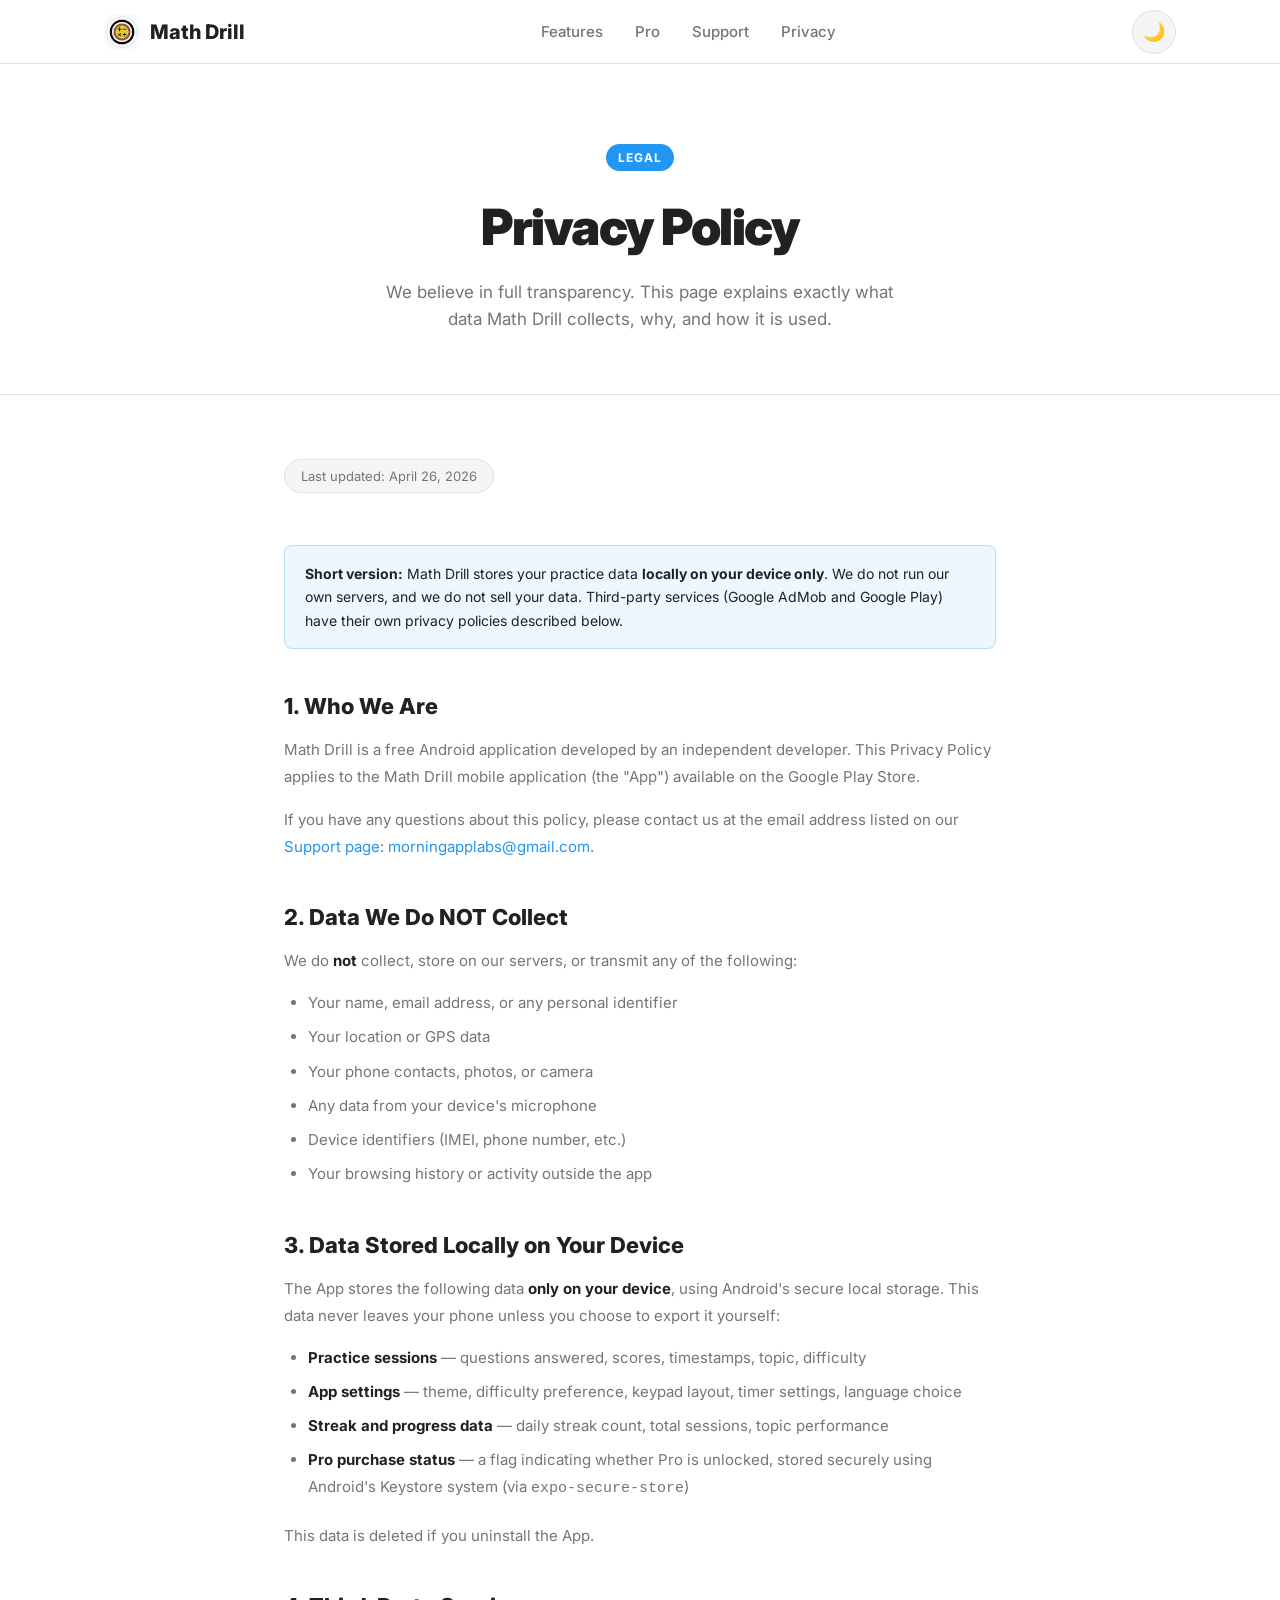
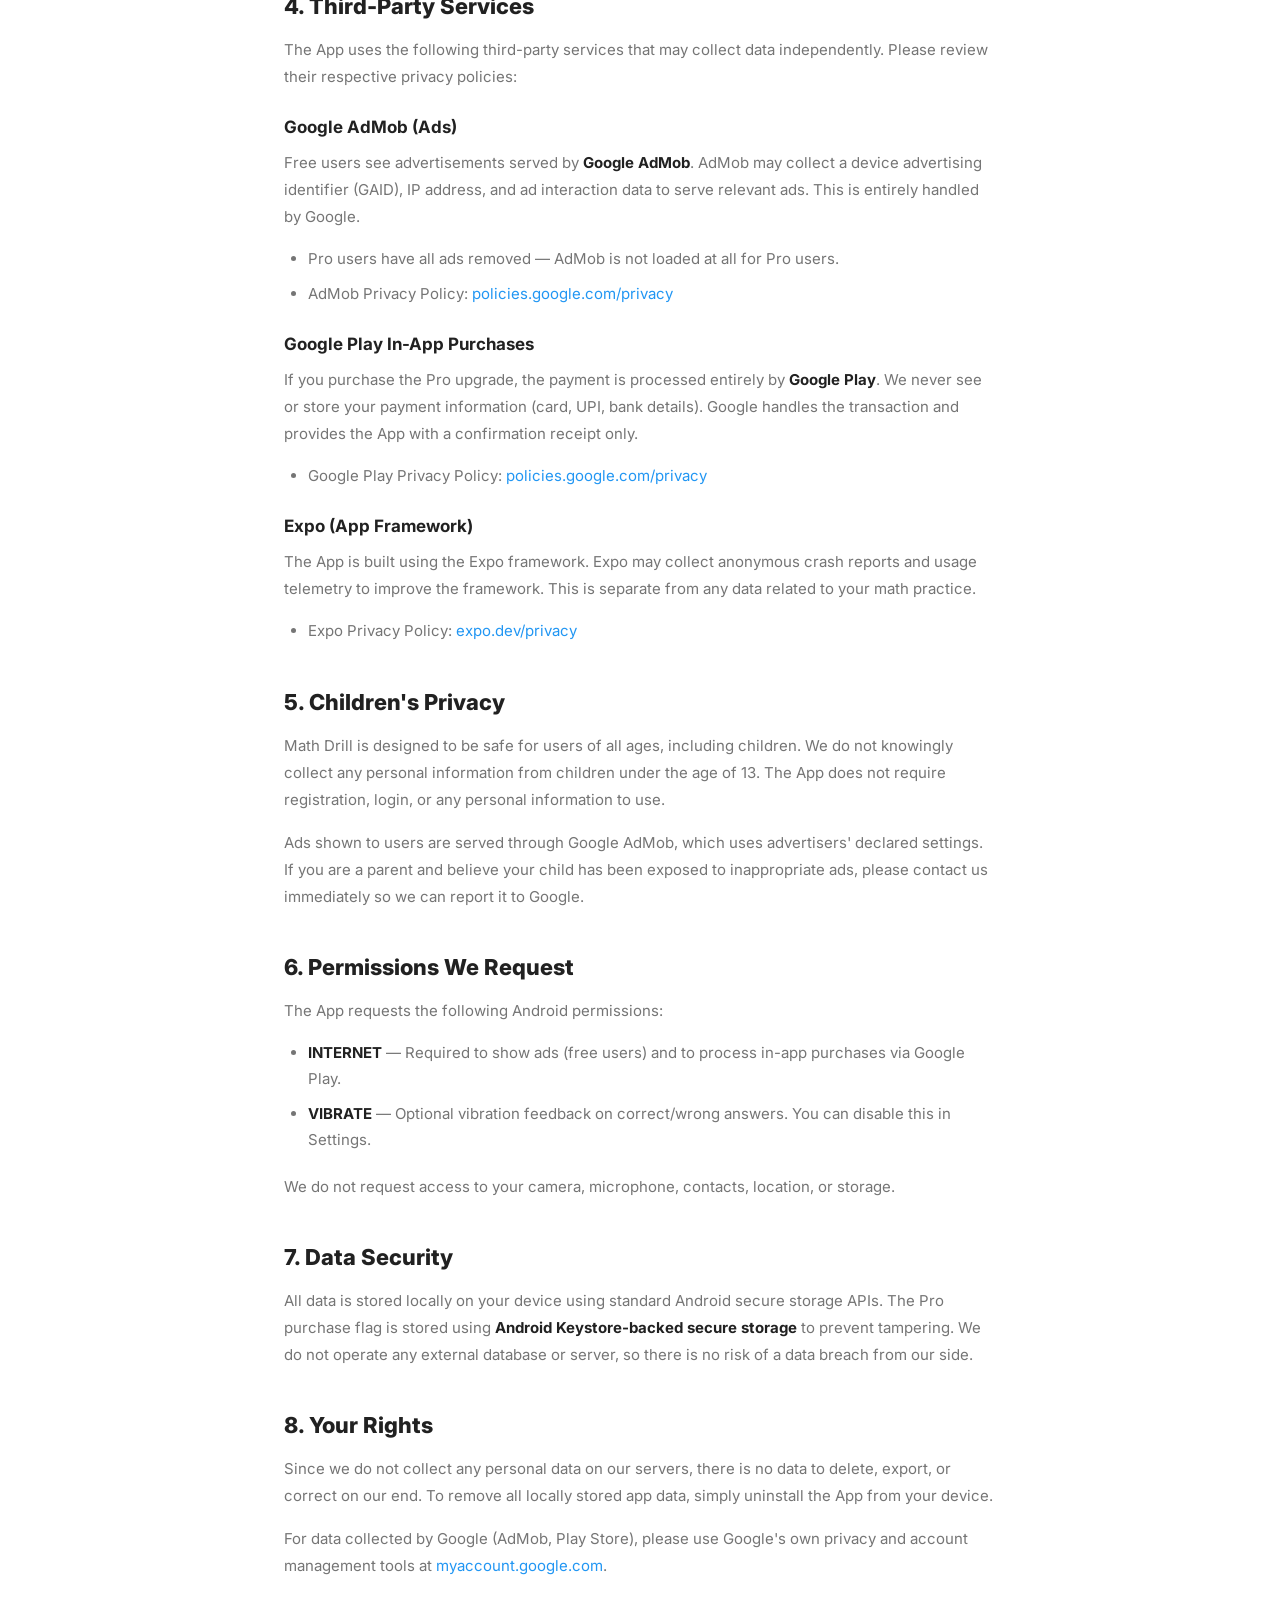
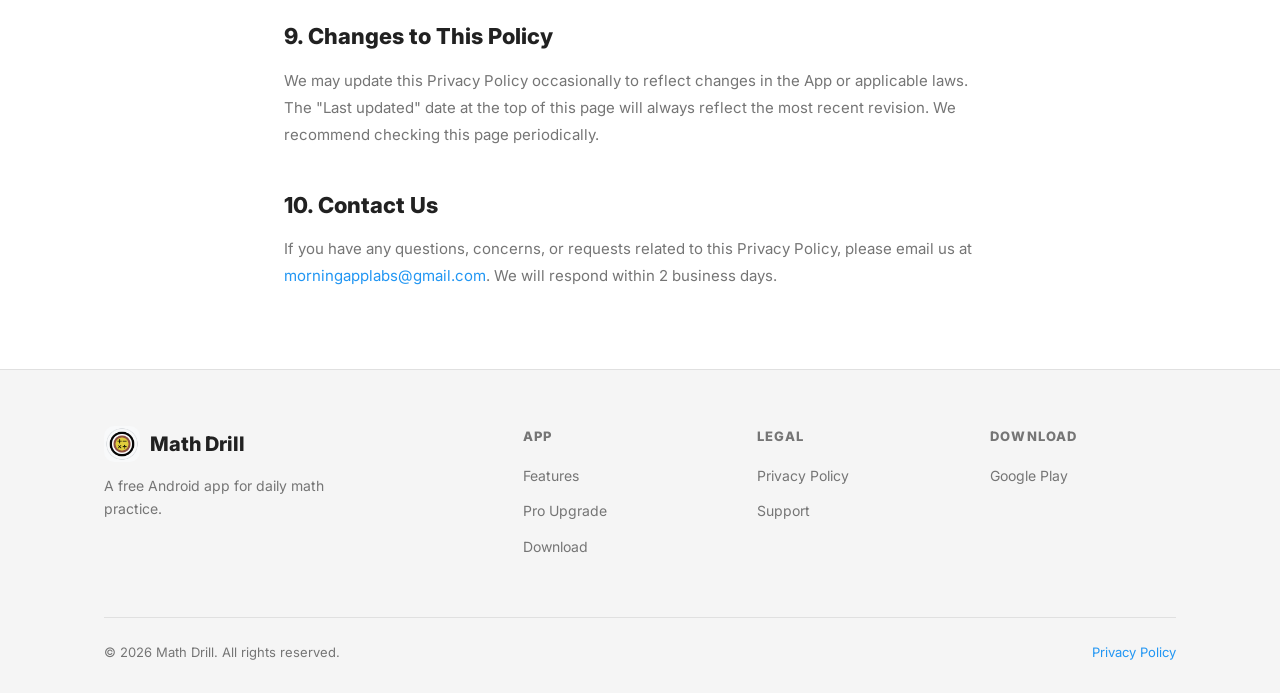
<file: privacy.html>
<!DOCTYPE html>
<html lang="en" data-theme="light">
<head>
  <meta charset="UTF-8" />
  <meta name="viewport" content="width=device-width, initial-scale=1.0" />
  <title>Privacy Policy — Math Drill</title>
  <meta name="description" content="Privacy Policy for the Math Drill Android app. Learn what data we collect, how we use it, and your rights." />
  <link rel="icon" type="image/png" href="favicon.png" />
  <link rel="apple-touch-icon" href="icon.png" />
  <link rel="preconnect" href="https://fonts.googleapis.com" />
  <link rel="preconnect" href="https://fonts.gstatic.com" crossorigin />
  <link href="https://fonts.googleapis.com/css2?family=Inter:wght@400;500;600;700;800;900&display=swap" rel="stylesheet" />
  <link rel="stylesheet" href="css/style.css?v=3" />
</head>
<body>

  <!-- ═══════════════ NAVBAR ═══ -->
  <nav class="navbar" id="navbar">
    <div class="container navbar__inner">
      <a href="index.html" class="navbar__logo">
        <img src="icon.png" alt="Math Drill" style="width:36px;height:36px;border-radius:10px;object-fit:cover;flex-shrink:0;" />
        Math Drill
      </a>
      <ul class="navbar__links">
        <li><a href="index.html#features">Features</a></li>
        <li><a href="index.html#pro">Pro</a></li>
        <li><a href="support.html">Support</a></li>
        <li><a href="privacy.html">Privacy</a></li>
      </ul>
      <div class="navbar__right">
        <button class="theme-toggle" id="theme-toggle" aria-label="Toggle theme">🌙</button>
        <button class="menu-toggle" id="menu-toggle" aria-label="Open menu" aria-expanded="false">
          <span></span><span></span><span></span>
        </button>
      </div>
    </div>
  </nav>

  <!-- ═══════════════ PAGE HERO ═══ -->
  <div class="page-hero">
    <div class="container">
      <span class="badge">Legal</span>
      <h1>Privacy Policy</h1>
      <p>We believe in full transparency. This page explains exactly what data Math Drill collects, why, and how it is used.</p>
    </div>
  </div>

  <!-- ═══════════════ CONTENT ═══ -->
  <div class="prose">
    <span class="last-updated">Last updated: April 26, 2026</span>

    <div class="info-box">
      <strong>Short version:</strong> Math Drill stores your practice data <strong>locally on your device only</strong>. We do not run our own servers, and we do not sell your data. Third-party services (Google AdMob and Google Play) have their own privacy policies described below.
    </div>

    <h2>1. Who We Are</h2>
    <p>
      Math Drill is a free Android application developed by an independent developer. This Privacy Policy applies to the Math Drill mobile application (the "App") available on the Google Play Store.
    </p>
    <p>
      If you have any questions about this policy, please contact us at the email address listed on our <a href="support.html">Support page</a>: <a href="mailto:morningapplabs@gmail.com">morningapplabs@gmail.com</a>.
    </p>

    <h2>2. Data We Do NOT Collect</h2>
    <p>We do <strong>not</strong> collect, store on our servers, or transmit any of the following:</p>
    <ul>
      <li>Your name, email address, or any personal identifier</li>
      <li>Your location or GPS data</li>
      <li>Your phone contacts, photos, or camera</li>
      <li>Any data from your device's microphone</li>
      <li>Device identifiers (IMEI, phone number, etc.)</li>
      <li>Your browsing history or activity outside the app</li>
    </ul>

    <h2>3. Data Stored Locally on Your Device</h2>
    <p>The App stores the following data <strong>only on your device</strong>, using Android's secure local storage. This data never leaves your phone unless you choose to export it yourself:</p>
    <ul>
      <li><strong>Practice sessions</strong> — questions answered, scores, timestamps, topic, difficulty</li>
      <li><strong>App settings</strong> — theme, difficulty preference, keypad layout, timer settings, language choice</li>
      <li><strong>Streak and progress data</strong> — daily streak count, total sessions, topic performance</li>
      <li><strong>Pro purchase status</strong> — a flag indicating whether Pro is unlocked, stored securely using Android's Keystore system (via <code>expo-secure-store</code>)</li>
    </ul>
    <p>This data is deleted if you uninstall the App.</p>

    <h2>4. Third-Party Services</h2>
    <p>The App uses the following third-party services that may collect data independently. Please review their respective privacy policies:</p>

    <h3>Google AdMob (Ads)</h3>
    <p>
      Free users see advertisements served by <strong>Google AdMob</strong>. AdMob may collect a device advertising identifier (GAID), IP address, and ad interaction data to serve relevant ads. This is entirely handled by Google.
    </p>
    <ul>
      <li>Pro users have all ads removed — AdMob is not loaded at all for Pro users.</li>
      <li>AdMob Privacy Policy: <a href="https://policies.google.com/privacy" target="_blank" rel="noopener noreferrer">policies.google.com/privacy</a></li>
    </ul>

    <h3>Google Play In-App Purchases</h3>
    <p>
      If you purchase the Pro upgrade, the payment is processed entirely by <strong>Google Play</strong>. We never see or store your payment information (card, UPI, bank details). Google handles the transaction and provides the App with a confirmation receipt only.
    </p>
    <ul>
      <li>Google Play Privacy Policy: <a href="https://policies.google.com/privacy" target="_blank" rel="noopener noreferrer">policies.google.com/privacy</a></li>
    </ul>

    <h3>Expo (App Framework)</h3>
    <p>
      The App is built using the Expo framework. Expo may collect anonymous crash reports and usage telemetry to improve the framework. This is separate from any data related to your math practice.
    </p>
    <ul>
      <li>Expo Privacy Policy: <a href="https://expo.dev/privacy" target="_blank" rel="noopener noreferrer">expo.dev/privacy</a></li>
    </ul>

    <h2>5. Children's Privacy</h2>
    <p>
      Math Drill is designed to be safe for users of all ages, including children. We do not knowingly collect any personal information from children under the age of 13. The App does not require registration, login, or any personal information to use.
    </p>
    <p>
      Ads shown to users are served through Google AdMob, which uses advertisers' declared settings. If you are a parent and believe your child has been exposed to inappropriate ads, please contact us immediately so we can report it to Google.
    </p>

    <h2>6. Permissions We Request</h2>
    <p>The App requests the following Android permissions:</p>
    <ul>
      <li><strong>INTERNET</strong> — Required to show ads (free users) and to process in-app purchases via Google Play.</li>
      <li><strong>VIBRATE</strong> — Optional vibration feedback on correct/wrong answers. You can disable this in Settings.</li>
    </ul>
    <p>We do not request access to your camera, microphone, contacts, location, or storage.</p>

    <h2>7. Data Security</h2>
    <p>
      All data is stored locally on your device using standard Android secure storage APIs. The Pro purchase flag is stored using <strong>Android Keystore-backed secure storage</strong> to prevent tampering. We do not operate any external database or server, so there is no risk of a data breach from our side.
    </p>

    <h2>8. Your Rights</h2>
    <p>Since we do not collect any personal data on our servers, there is no data to delete, export, or correct on our end. To remove all locally stored app data, simply uninstall the App from your device.</p>
    <p>For data collected by Google (AdMob, Play Store), please use Google's own privacy and account management tools at <a href="https://myaccount.google.com" target="_blank" rel="noopener noreferrer">myaccount.google.com</a>.</p>

    <h2>9. Changes to This Policy</h2>
    <p>
      We may update this Privacy Policy occasionally to reflect changes in the App or applicable laws. The "Last updated" date at the top of this page will always reflect the most recent revision. We recommend checking this page periodically.
    </p>

    <h2>10. Contact Us</h2>
    <p>
      If you have any questions, concerns, or requests related to this Privacy Policy, please email us at <a href="mailto:morningapplabs@gmail.com">morningapplabs@gmail.com</a>. We will respond within 2 business days.
    </p>
  </div>

  <!-- ═══════════════ FOOTER ═══ -->
  <footer class="footer">
    <div class="container">
      <div class="footer__inner">
        <div class="footer__brand">
          <a href="index.html" class="navbar__logo">
            <img src="icon.png" alt="Math Drill" style="width:36px;height:36px;border-radius:10px;object-fit:cover;flex-shrink:0;" />
            Math Drill
          </a>
          <p>A free Android app for daily math practice.</p>
        </div>
        <div class="footer__col">
          <h4>App</h4>
          <ul>
            <li><a href="index.html#features">Features</a></li>
            <li><a href="index.html#pro">Pro Upgrade</a></li>
            <li><a href="index.html#download">Download</a></li>
          </ul>
        </div>
        <div class="footer__col">
          <h4>Legal</h4>
          <ul>
            <li><a href="privacy.html">Privacy Policy</a></li>
            <li><a href="support.html">Support</a></li>
          </ul>
        </div>
        <div class="footer__col">
          <h4>Download</h4>
          <ul>
            <li><a href="https://play.google.com/store/apps/details?id=com.morningapplabs.mathdrill" target="_blank" rel="noopener noreferrer">Google Play</a></li>
          </ul>
        </div>
      </div>
      <div class="footer__bottom">
        <span>© 2026 Math Drill. All rights reserved.</span>
        <span><a href="privacy.html">Privacy Policy</a></span>
      </div>
    </div>
  </footer>

  <script src="js/main.js"></script>
</body>
</html>
</file>
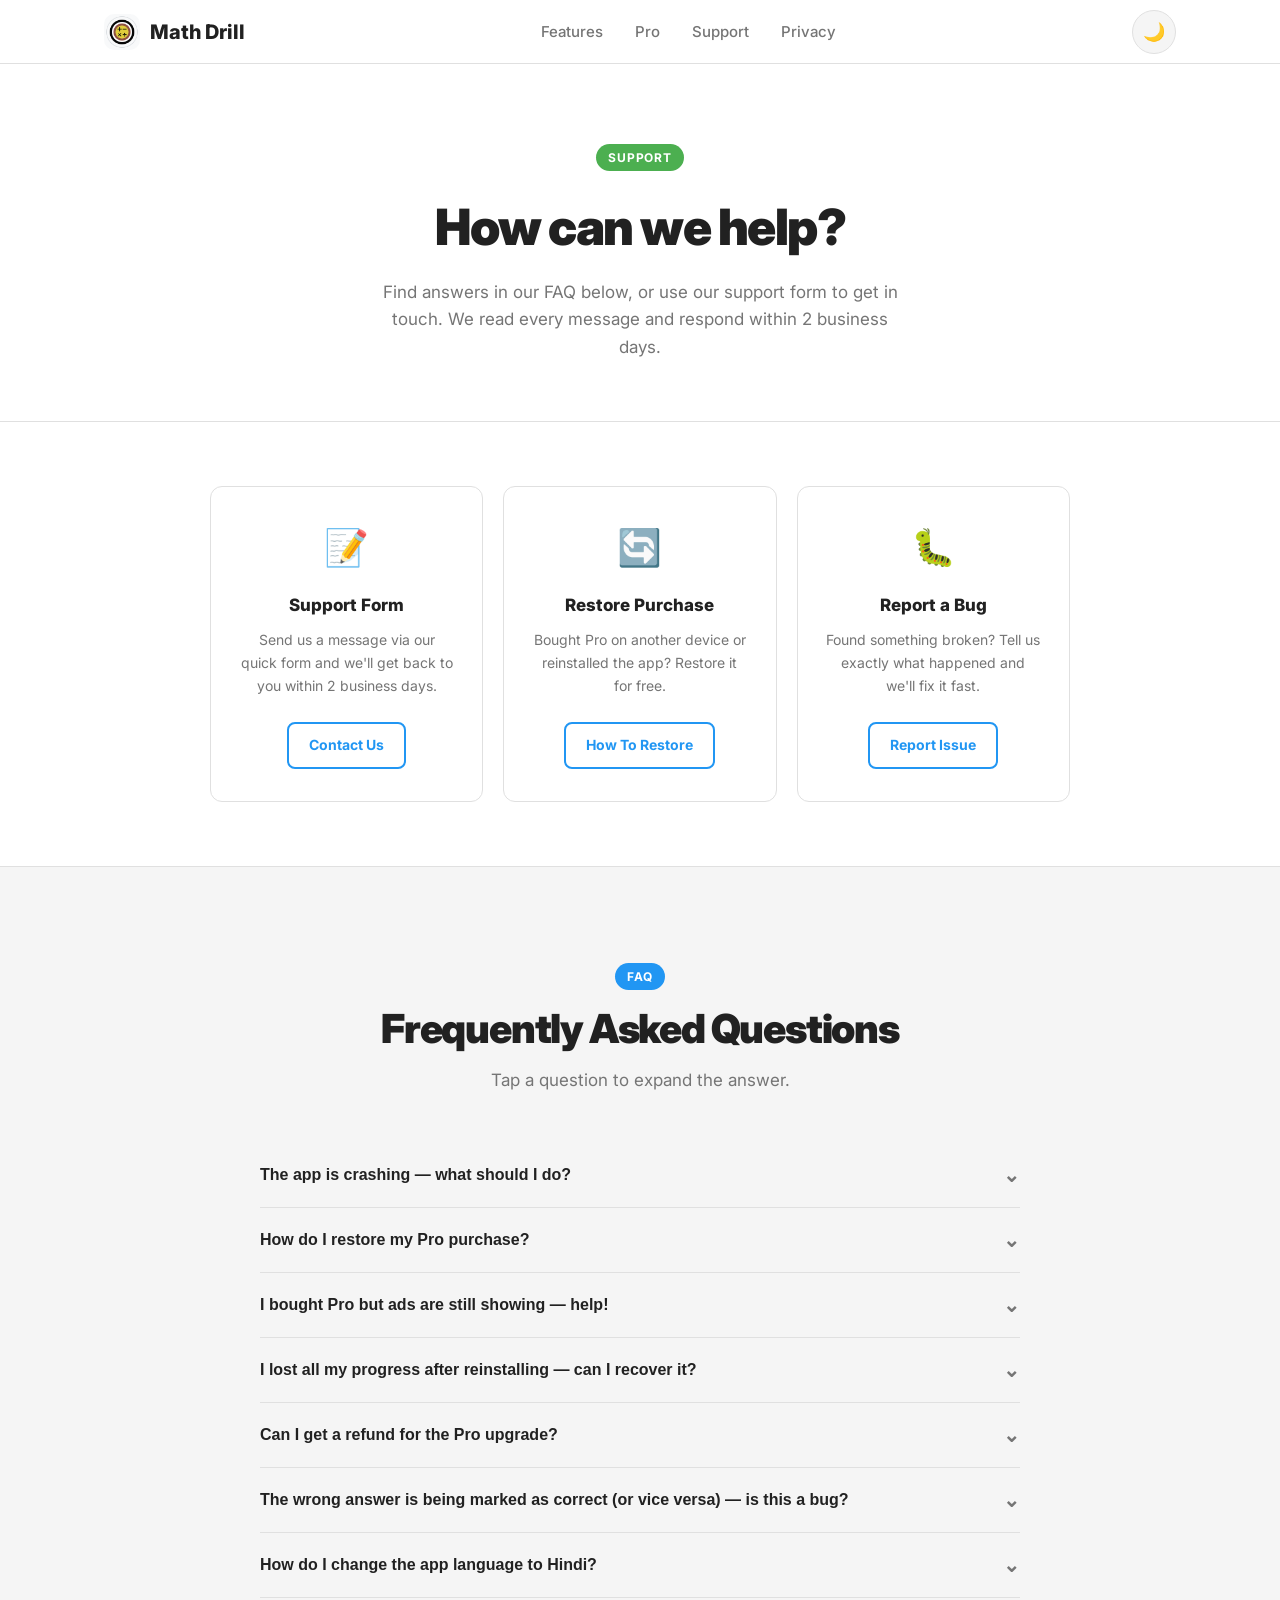
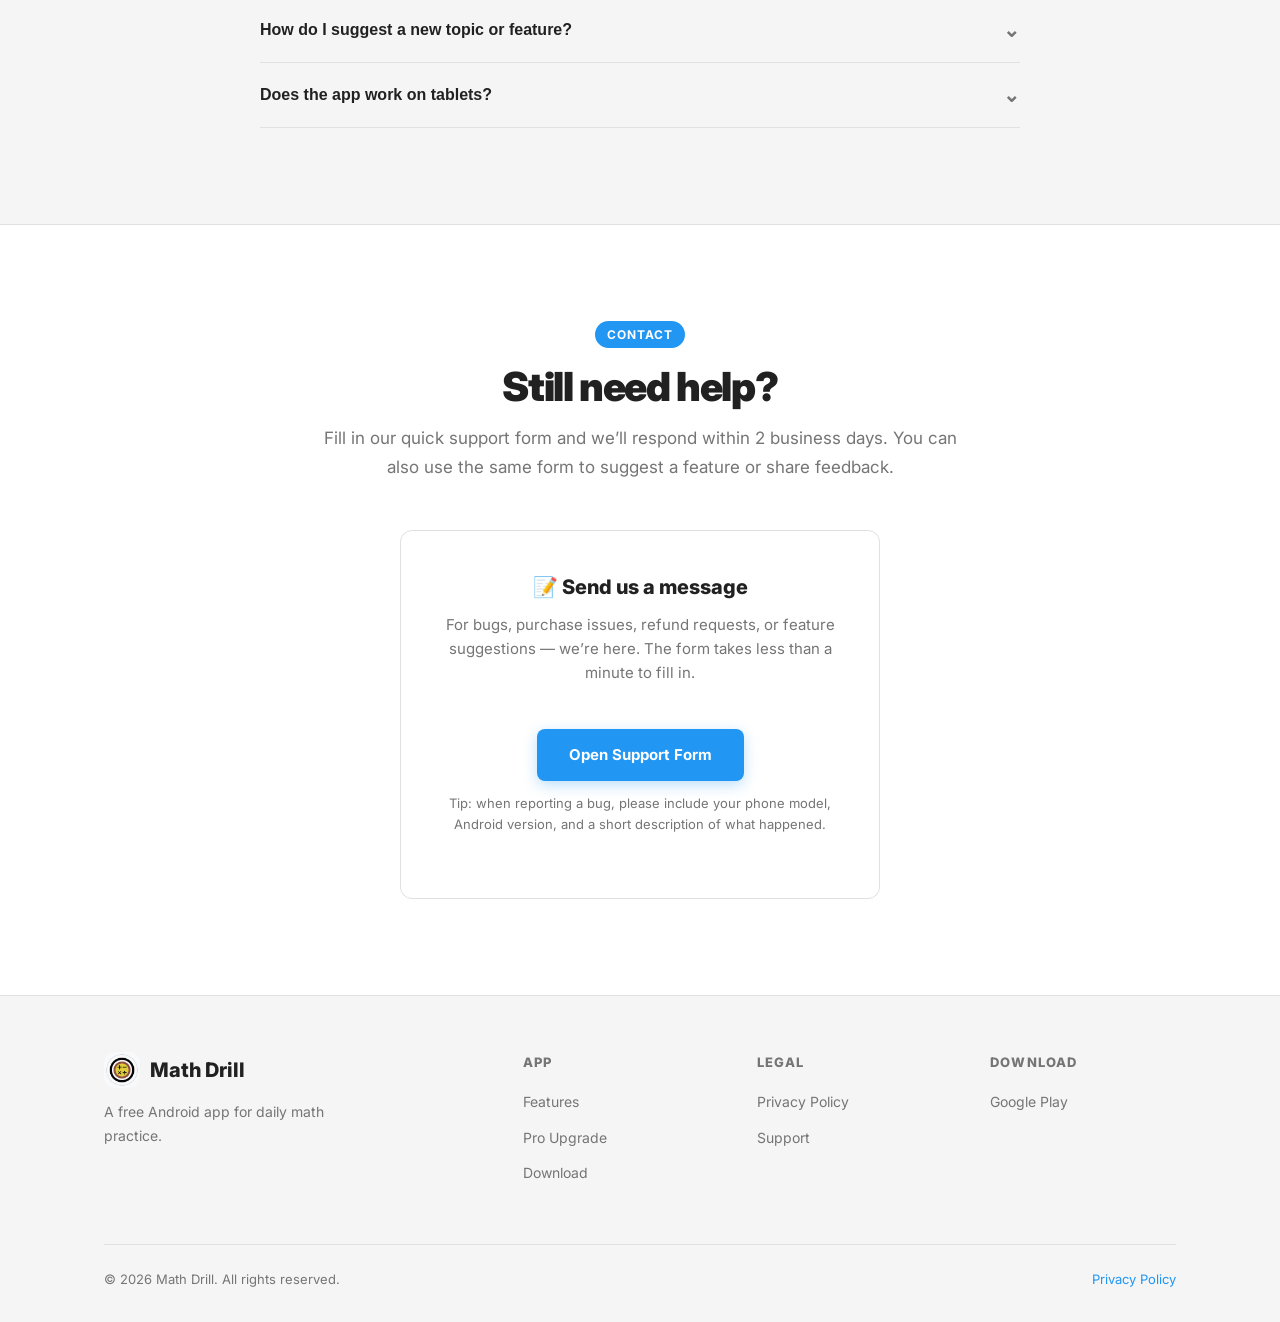
<file: support.html>
﻿<!DOCTYPE html>
<html lang="en" data-theme="light">
<head>
  <meta charset="UTF-8" />
  <meta name="viewport" content="width=device-width, initial-scale=1.0" />
  <title>Support — Math Drill</title>
  <meta name="description" content="Get help with Math Drill. Browse FAQs or contact our support team directly." />
  <link rel="icon" type="image/png" href="favicon.png" />
  <link rel="apple-touch-icon" href="icon.png" />
  <link rel="preconnect" href="https://fonts.googleapis.com" />
  <link rel="preconnect" href="https://fonts.gstatic.com" crossorigin />
  <link href="https://fonts.googleapis.com/css2?family=Inter:wght@400;500;600;700;800;900&display=swap" rel="stylesheet" />
  <link rel="stylesheet" href="css/style.css?v=3" />
</head>
<body>

  <!-- ═══════════════ NAVBAR ═══ -->
  <nav class="navbar" id="navbar">
    <div class="container navbar__inner">
      <a href="index.html" class="navbar__logo">
        <img src="icon.png" alt="Math Drill" style="width:36px;height:36px;border-radius:10px;object-fit:cover;flex-shrink:0;" />
        Math Drill
      </a>
      <ul class="navbar__links">
        <li><a href="index.html#features">Features</a></li>
        <li><a href="index.html#pro">Pro</a></li>
        <li><a href="support.html">Support</a></li>
        <li><a href="privacy.html">Privacy</a></li>
      </ul>
      <div class="navbar__right">
        <button class="theme-toggle" id="theme-toggle" aria-label="Toggle theme">🌙</button>
        <button class="menu-toggle" id="menu-toggle" aria-label="Open menu" aria-expanded="false">
          <span></span><span></span><span></span>
        </button>
      </div>
    </div>
  </nav>

  <!-- ═══════════════ PAGE HERO ═══ -->
  <div class="page-hero">
    <div class="container">
      <span class="badge badge--green">Support</span>
      <h1>How can we help?</h1>
      <p>Find answers in our FAQ below, or use our support form to get in touch. We read every message and respond within 2 business days.</p>
    </div>
  </div>

  <!-- ═══════════════ QUICK HELP CARDS ═══ -->
  <section class="section--tight">
    <div class="container">
      <div style="display:grid;grid-template-columns:repeat(3,1fr);gap:20px;max-width:860px;margin:0 auto;">

        <div class="feature-card fade-in" style="text-align:center;">
          <span class="feature-card__icon">&#128221;</span>
          <h3 class="feature-card__title">Support Form</h3>
          <p class="feature-card__desc">Send us a message via our quick form and we'll get back to you within 2 business days.</p>
          <br/>
          <a href="#contact" class="btn btn--outline" style="padding:10px 20px;font-size:14px;margin-top:auto;">Contact Us</a>
        </div>

        <div class="feature-card fade-in" style="text-align:center;">
          <span class="feature-card__icon">🔄</span>
          <h3 class="feature-card__title">Restore Purchase</h3>
          <p class="feature-card__desc">Bought Pro on another device or reinstalled the app? Restore it for free.</p>
          <br/>
          <a href="#restore" class="btn btn--outline" style="padding:10px 20px;font-size:14px;margin-top:auto;">How To Restore</a>
        </div>

        <div class="feature-card fade-in" style="text-align:center;">
          <span class="feature-card__icon">🐛</span>
          <h3 class="feature-card__title">Report a Bug</h3>
          <p class="feature-card__desc">Found something broken? Tell us exactly what happened and we'll fix it fast.</p>
          <br/>
          <a href="#contact" class="btn btn--outline" style="padding:10px 20px;font-size:14px;margin-top:auto;">Report Issue</a>
        </div>

      </div>
    </div>
  </section>

  <!-- ═══════════════ FAQ ═══ -->
  <section class="section" id="faq" style="background:var(--surface);border-top:1px solid var(--border);border-bottom:1px solid var(--border);transition:background var(--transition),border-color var(--transition);">
    <div class="container">
      <div class="section-heading fade-in">
        <span class="badge">FAQ</span>
        <h2>Frequently Asked Questions</h2>
        <p>Tap a question to expand the answer.</p>
      </div>

      <div class="faq__list fade-in">

        <div class="faq__item">
          <button class="faq__question">The app is crashing — what should I do? <span class="faq__chevron">⌄</span></button>
          <div class="faq__answer">
            First, try closing the app completely and reopening it. If it keeps crashing:
            <ol style="margin:10px 0 0 20px;">
              <li>Go to your phone's Settings → Apps → Math Drill → Clear Cache</li>
              <li>Restart your phone</li>
              <li>If the issue persists, uninstall and reinstall the app from Google Play (your data may be lost)</li>
              <li>If it still crashes, use our <a href="#contact">support form</a> with your phone model and Android version</li>
            </ol>
          </div>
        </div>

        <div class="faq__item" id="restore">
          <button class="faq__question">How do I restore my Pro purchase? <span class="faq__chevron">⌄</span></button>
          <div class="faq__answer">
            Open Math Drill → go to the <strong>Stats tab</strong> → tap <strong>"Upgrade to Pro"</strong>. On the upgrade screen, scroll down and tap <strong>"Restore Purchase"</strong>. Make sure you are signed in to the same Google account you used when you originally purchased Pro. Restore is free and unlimited.
          </div>
        </div>

        <div class="faq__item">
          <button class="faq__question">I bought Pro but ads are still showing — help! <span class="faq__chevron">⌄</span></button>
          <div class="faq__answer">
            This can happen if the purchase confirmation was delayed. Try the following:
            <ol style="margin:10px 0 0 20px;">
              <li>Close the app fully and reopen it</li>
              <li>Go to Stats → Upgrade → "Restore Purchase" to re-confirm your purchase</li>
              <li>Make sure you have an internet connection when restoring</li>
            </ol>
            If ads still appear after restoring, please <a href="#contact">contact us via the support form</a> with your order number from Google Play (found in your Google account → Payments).
          </div>
        </div>

        <div class="faq__item">
          <button class="faq__question">I lost all my progress after reinstalling — can I recover it? <span class="faq__chevron">⌄</span></button>
          <div class="faq__answer">
            Unfortunately, progress data is stored locally on your device and is not backed up to any cloud server. When you uninstall the app, this data is deleted. We are planning to add optional backup functionality in a future update. Your <strong>Pro purchase</strong> however can always be restored — it is tied to your Google account, not your device.
          </div>
        </div>

        <div class="faq__item">
          <button class="faq__question">Can I get a refund for the Pro upgrade? <span class="faq__chevron">⌄</span></button>
          <div class="faq__answer">
            Google Play allows refund requests within 48 hours of purchase. To request a refund:
            <ol style="margin:10px 0 0 20px;">
              <li>Open the Google Play app on your phone</li>
              <li>Tap your profile icon → "Payments &amp; subscriptions" → "Order history"</li>
              <li>Find the Math Drill Pro purchase and tap "Request a refund"</li>
            </ol>
            After 48 hours, refunds are at Google's discretion. For special circumstances, you can also <a href="#contact">contact us via the support form</a>.
          </div>
        </div>

        <div class="faq__item">
          <button class="faq__question">The wrong answer is being marked as correct (or vice versa) — is this a bug? <span class="faq__chevron">⌄</span></button>
          <div class="faq__answer">
            We work hard to ensure all answers are accurate, but mistakes can happen — especially in topics like fractions or negative numbers where rounding may vary. If you believe you've found a wrong answer, please use the <a href="#contact">support form</a> with the specific question and topic. We'll verify and fix it in the next update.
          </div>
        </div>

        <div class="faq__item">
          <button class="faq__question">How do I change the app language to Hindi? <span class="faq__chevron">⌄</span></button>
          <div class="faq__answer">
            Go to the <strong>Settings tab</strong> → scroll to the General section → look for the Language option. Currently English and Hindi are supported. More languages are coming soon.
          </div>
        </div>

        <div class="faq__item">
          <button class="faq__question">How do I suggest a new topic or feature? <span class="faq__chevron">⌄</span></button>
          <div class="faq__answer">
            We love suggestions! Use the <a href="#contact">support form</a> below and describe what you'd like to see. Popular requests get added in future updates. You can also leave a review on Google Play — we read every single one.
          </div>
        </div>

        <div class="faq__item">
          <button class="faq__question">Does the app work on tablets? <span class="faq__chevron">⌄</span></button>
          <div class="faq__answer">
            Math Drill is designed for smartphones (portrait mode). It will run on tablets but the layout is optimised for phones. Tablet-optimised layout is on our roadmap.
          </div>
        </div>

      </div>
    </div>
  </section>

  <!-- ═══════════════ CONTACT ═══ -->
  <section class="section" id="contact">
    <div class="container">
      <div class="section-heading fade-in">
        <span class="badge">Contact</span>
        <h2>Still need help?</h2>
        <p>Fill in our quick support form and we’ll respond within 2 business days. You can also use the same form to suggest a feature or share feedback.</p>
      </div>

      <div class="contact-card fade-in">
        <h3>📝 Send us a message</h3>
        <p>For bugs, purchase issues, refund requests, or feature suggestions — we’re here. The form takes less than a minute to fill in.</p>
        <a href="https://forms.gle/qJfNmV18fdAXJXb8A" class="btn btn--primary" target="_blank" rel="noopener noreferrer" style="display:inline-block;margin:20px 0 12px;padding:14px 32px;font-size:15px;">
          Open Support Form
        </a>
        <p style="font-size:13px;color:var(--text-sub);">
          Tip: when reporting a bug, please include your phone model, Android version, and a short description of what happened.
        </p>
      </div>
    </div>
  </section>

  <!-- ═══════════════ FOOTER ═══ -->
  <footer class="footer">
    <div class="container">
      <div class="footer__inner">
        <div class="footer__brand">
          <a href="index.html" class="navbar__logo">
            <img src="icon.png" alt="Math Drill" style="width:36px;height:36px;border-radius:10px;object-fit:cover;flex-shrink:0;" />
            Math Drill
          </a>
          <p>A free Android app for daily math practice.</p>
        </div>
        <div class="footer__col">
          <h4>App</h4>
          <ul>
            <li><a href="index.html#features">Features</a></li>
            <li><a href="index.html#pro">Pro Upgrade</a></li>
            <li><a href="index.html#download">Download</a></li>
          </ul>
        </div>
        <div class="footer__col">
          <h4>Legal</h4>
          <ul>
            <li><a href="privacy.html">Privacy Policy</a></li>
            <li><a href="support.html">Support</a></li>
          </ul>
        </div>
        <div class="footer__col">
          <h4>Download</h4>
          <ul>
            <li><a href="https://play.google.com/store/apps/details?id=com.morningapplabs.mathdrill" target="_blank" rel="noopener noreferrer">Google Play</a></li>
          </ul>
        </div>
      </div>
      <div class="footer__bottom">
        <span>© 2026 Math Drill. All rights reserved.</span>
        <span><a href="privacy.html">Privacy Policy</a></span>
      </div>
    </div>
  </footer>

  <script src="js/main.js"></script>
</body>
</html>
</file>
<file: css/style.css>
/* ============================================================
   Math Drill — Website Stylesheet
   Matches exact app color palette (lightTheme / darkTheme)
   ============================================================ */

/* ---------- CSS Variables ---------- */
:root {
  --bg:            #FFFFFF;
  --surface:       #F5F5F5;
  --surface-var:   #E8E8E8;
  --primary:       #2196F3;
  --primary-var:   #1976D2;
  --secondary:     #FF9800;
  --text:          #212121;
  --text-sub:      #757575;
  --correct:       #4CAF50;
  --wrong:         #F44336;
  --border:        #E0E0E0;
  --card:          #FFFFFF;
  --shadow:        rgba(0,0,0,0.10);
  --shadow-lg:     rgba(0,0,0,0.18);
  --radius:        12px;
  --radius-sm:     8px;
  --transition:    0.25s ease;
  --navbar-h:      64px;
}

[data-theme="dark"] {
  --bg:            #121212;
  --surface:       #1E1E1E;
  --surface-var:   #333333;
  --primary:       #64B5F6;
  --primary-var:   #42A5F5;
  --secondary:     #FFA726;
  --text:          #FFFFFF;
  --text-sub:      #B0B0B0;
  --correct:       #66BB6A;
  --wrong:         #EF5350;
  --border:        #484848;
  --card:          #262626;
  --shadow:        rgba(0,0,0,0.35);
  --shadow-lg:     rgba(0,0,0,0.55);
}

/* ---------- Reset & Base ---------- */
*, *::before, *::after { box-sizing: border-box; margin: 0; padding: 0; }

html { scroll-behavior: smooth; font-size: 16px; }

body {
  font-family: 'Inter', -apple-system, BlinkMacSystemFont, 'Segoe UI', sans-serif;
  background: var(--bg);
  color: var(--text);
  line-height: 1.6;
  transition: background var(--transition), color var(--transition);
  -webkit-font-smoothing: antialiased;
}

a { color: var(--primary); text-decoration: none; transition: opacity var(--transition); }
a:hover { opacity: 0.8; }
img { max-width: 100%; display: block; }

/* ---------- Utility ---------- */
.container { max-width: 1120px; margin: 0 auto; padding: 0 24px; }
.section { padding: 96px 0; }
.section--tight { padding: 64px 0; }
.text-center { text-align: center; }
.badge {
  display: inline-block;
  background: var(--primary);
  color: #fff;
  font-size: 12px;
  font-weight: 700;
  letter-spacing: 0.08em;
  text-transform: uppercase;
  padding: 4px 12px;
  border-radius: 40px;
  margin-bottom: 16px;
}
.badge--orange { background: var(--secondary); }
.badge--green  { background: var(--correct); }

/* ---------- Navbar ---------- */
.navbar {
  position: sticky;
  top: 0;
  z-index: 100;
  height: var(--navbar-h);
  background: var(--bg);
  border-bottom: 1px solid var(--border);
  backdrop-filter: blur(12px);
  -webkit-backdrop-filter: blur(12px);
  background: color-mix(in srgb, var(--bg) 85%, transparent);
  transition: background var(--transition), border-color var(--transition);
}
.navbar__inner {
  height: 100%;
  display: flex;
  align-items: center;
  justify-content: space-between;
  gap: 16px;
}
.navbar__logo {
  display: flex;
  align-items: center;
  gap: 10px;
  font-weight: 800;
  font-size: 20px;
  color: var(--text);
  text-decoration: none;
}
.navbar__logo-icon {
  width: 36px; height: 36px;
  background: var(--primary);
  border-radius: 10px;
  display: flex; align-items: center; justify-content: center;
  font-size: 18px;
  color: #fff;
  font-weight: 900;
  flex-shrink: 0;
}
.navbar__links {
  display: flex;
  align-items: center;
  gap: 32px;
  list-style: none;
}
.navbar__links a {
  color: var(--text-sub);
  font-size: 15px;
  font-weight: 500;
  transition: color var(--transition);
}
.navbar__links a:hover { color: var(--primary); opacity: 1; }
.navbar__right {
  display: flex;
  align-items: center;
  gap: 12px;
}

/* Theme toggle */
.theme-toggle {
  width: 44px; height: 44px;
  border-radius: 50%;
  border: 1.5px solid var(--border);
  background: var(--surface);
  cursor: pointer;
  display: flex; align-items: center; justify-content: center;
  font-size: 18px;
  transition: background var(--transition), border-color var(--transition);
  flex-shrink: 0;
}
.theme-toggle:hover { background: var(--surface-var); }

/* Menu toggle (mobile) */
.menu-toggle {
  display: none;
  width: 44px; height: 44px;
  border: none;
  background: transparent;
  cursor: pointer;
  flex-direction: column;
  align-items: center;
  justify-content: center;
  gap: 5px;
  border-radius: 8px;
}
.menu-toggle span {
  display: block;
  width: 22px; height: 2px;
  background: var(--text);
  border-radius: 2px;
  transition: transform 0.3s, opacity 0.3s;
}

/* ---------- Buttons ---------- */
.btn {
  display: inline-flex;
  align-items: center;
  justify-content: center;
  gap: 8px;
  padding: 13px 28px;
  border-radius: var(--radius-sm);
  font-size: 15px;
  font-weight: 700;
  cursor: pointer;
  border: none;
  transition: transform 0.15s, box-shadow 0.15s, opacity var(--transition);
  text-decoration: none;
}
.btn:hover { transform: translateY(-2px); box-shadow: 0 8px 24px var(--shadow-lg); opacity: 1; }
.btn:active { transform: translateY(0); }

.btn--primary {
  background: var(--primary);
  color: #fff;
  box-shadow: 0 4px 14px color-mix(in srgb, var(--primary) 30%, transparent);
}
.btn--secondary {
  background: var(--surface-var);
  color: var(--text);
  border: 1.5px solid var(--border);
}
.btn--outline {
  background: transparent;
  color: var(--primary);
  border: 2px solid var(--primary);
}
.btn--lg { padding: 16px 36px; font-size: 16px; border-radius: var(--radius); }

/* ---------- Hero ---------- */
.hero {
  padding: 100px 0 80px;
  overflow: hidden;
  position: relative;
}
.hero::before {
  content: '';
  position: absolute;
  top: -200px; right: -200px;
  width: 600px; height: 600px;
  border-radius: 50%;
  background: radial-gradient(circle, color-mix(in srgb, var(--primary) 12%, transparent), transparent 70%);
  pointer-events: none;
}
.hero__inner {
  display: grid;
  grid-template-columns: 1fr 1fr;
  gap: 64px;
  align-items: center;
}
.hero__eyebrow {
  font-size: 13px;
  font-weight: 700;
  letter-spacing: 0.12em;
  text-transform: uppercase;
  color: var(--primary);
  margin-bottom: 16px;
}
.hero__title {
  font-size: clamp(36px, 5vw, 58px);
  font-weight: 900;
  line-height: 1.1;
  letter-spacing: -0.03em;
  margin-bottom: 20px;
  color: var(--text);
}
.hero__title span { color: var(--primary); }
.hero__subtitle {
  font-size: 18px;
  color: var(--text-sub);
  margin-bottom: 36px;
  max-width: 480px;
  line-height: 1.7;
}
.hero__actions { display: flex; flex-wrap: wrap; gap: 12px; margin-bottom: 48px; }
.hero__stats {
  display: flex;
  gap: 32px;
  flex-wrap: wrap;
}
.hero__stat-value {
  font-size: 28px;
  font-weight: 900;
  color: var(--text);
  line-height: 1;
}
.hero__stat-label { font-size: 13px; color: var(--text-sub); margin-top: 4px; }

/* Phone mockup */
.hero__visual {
  display: flex;
  justify-content: center;
  align-items: center;
  position: relative;
}
.phone-mockup {
  width: 260px;
  height: 520px;
  border-radius: 44px;
  background: var(--surface);
  border: 8px solid var(--border);
  box-shadow: 0 32px 80px var(--shadow-lg), 0 0 0 1px var(--border);
  display: flex;
  flex-direction: column;
  overflow: hidden;
  position: relative;
  transition: background var(--transition), border-color var(--transition);
}
.phone-mockup__notch {
  height: 28px;
  display: flex;
  justify-content: center;
  align-items: center;
  flex-shrink: 0;
  background: var(--surface);
}
.phone-mockup__notch::after {
  content: '';
  width: 80px; height: 12px;
  border-radius: 8px;
  background: var(--border);
}
.phone-screen {
  flex: 1;
  background: var(--bg);
  padding: 16px 14px;
  display: flex;
  flex-direction: column;
  gap: 10px;
  overflow: hidden;
}
.phone-screen__header {
  display: flex;
  align-items: center;
  justify-content: space-between;
  margin-bottom: 4px;
}
.phone-screen__title {
  font-size: 15px;
  font-weight: 800;
  color: var(--text);
}
.phone-screen__streak {
  font-size: 12px;
  color: var(--secondary);
  font-weight: 700;
}
.phone-card {
  background: var(--surface);
  border-radius: 10px;
  padding: 12px;
  border: 1px solid var(--border);
}
.phone-question {
  font-size: 22px;
  font-weight: 900;
  color: var(--text);
  text-align: center;
  padding: 16px;
  background: var(--surface);
  border-radius: 10px;
  border: 1px solid var(--border);
  letter-spacing: -0.02em;
}
.phone-grid {
  display: grid;
  grid-template-columns: 1fr 1fr;
  gap: 8px;
}
.phone-key {
  background: var(--surface-var);
  border-radius: 8px;
  height: 38px;
  display: flex;
  align-items: center;
  justify-content: center;
  font-size: 16px;
  font-weight: 700;
  color: var(--text);
}
.phone-key--primary { background: var(--primary); color: #fff; }
.phone-bar {
  height: 8px;
  border-radius: 4px;
  background: var(--primary);
  opacity: 0.7;
}
.phone-bar-track {
  height: 8px;
  border-radius: 4px;
  background: var(--surface-var);
  overflow: hidden;
  margin-bottom: 4px;
}
.phone-label { font-size: 11px; color: var(--text-sub); font-weight: 600; margin-bottom: 4px; }

/* floating chips around phone */
.hero__chip {
  position: absolute;
  background: var(--card);
  border: 1px solid var(--border);
  border-radius: 40px;
  padding: 8px 14px;
  font-size: 12px;
  font-weight: 700;
  color: var(--text);
  box-shadow: 0 4px 16px var(--shadow);
  white-space: nowrap;
  transition: background var(--transition), border-color var(--transition);
}
.hero__chip--1 { top: 60px; right: -20px; }
.hero__chip--2 { bottom: 90px; right: -30px; }
.hero__chip--3 { top: 200px; left: -40px; }

/* ---------- Features ---------- */
.features__grid {
  display: grid;
  grid-template-columns: repeat(3, 1fr);
  gap: 24px;
  margin-top: 56px;
}
.feature-card {
  background: var(--card);
  border: 1px solid var(--border);
  border-radius: var(--radius);
  padding: 32px 28px;
  transition: transform 0.2s, box-shadow 0.2s, background var(--transition), border-color var(--transition);
}
.feature-card:hover {
  transform: translateY(-6px);
  box-shadow: 0 16px 48px var(--shadow-lg);
}
.feature-card__icon {
  font-size: 36px;
  margin-bottom: 16px;
  display: block;
}
.feature-card__title {
  font-size: 17px;
  font-weight: 800;
  color: var(--text);
  margin-bottom: 8px;
}
.feature-card__desc {
  font-size: 14px;
  color: var(--text-sub);
  line-height: 1.65;
}

/* ---------- Topics section ---------- */
.topics__grid {
  display: grid;
  grid-template-columns: repeat(4, 1fr);
  gap: 16px;
  margin-top: 48px;
}
.topic-chip {
  background: var(--surface);
  border: 1px solid var(--border);
  border-radius: var(--radius-sm);
  padding: 20px 16px;
  text-align: center;
  transition: transform 0.2s, background var(--transition), border-color var(--transition);
  cursor: default;
}
.topic-chip:hover { transform: translateY(-3px); background: var(--surface-var); }
.topic-chip__icon { font-size: 28px; margin-bottom: 8px; }
.topic-chip__name { font-size: 13px; font-weight: 700; color: var(--text); }

/* ---------- Section headings ---------- */
.section-heading { text-align: center; max-width: 640px; margin: 0 auto; }
.section-heading h2 {
  font-size: clamp(28px, 4vw, 40px);
  font-weight: 900;
  letter-spacing: -0.03em;
  color: var(--text);
  margin-bottom: 14px;
  line-height: 1.15;
}
.section-heading p {
  font-size: 17px;
  color: var(--text-sub);
  line-height: 1.7;
}

/* ---------- Pro section ---------- */
.pro-section {
  background: var(--surface);
  border-top: 1px solid var(--border);
  border-bottom: 1px solid var(--border);
  transition: background var(--transition), border-color var(--transition);
}
.pro__inner {
  display: grid;
  grid-template-columns: 1fr 1fr;
  gap: 72px;
  align-items: center;
}
.pro__left h2 {
  font-size: clamp(28px, 4vw, 40px);
  font-weight: 900;
  letter-spacing: -0.03em;
  color: var(--text);
  margin-bottom: 16px;
  line-height: 1.15;
}
.pro__left p {
  font-size: 16px;
  color: var(--text-sub);
  margin-bottom: 32px;
  line-height: 1.7;
}
.pro__price-row {
  display: flex;
  align-items: center;
  gap: 12px;
  flex-wrap: wrap;
  margin-bottom: 32px;
}
.pro__price-old {
  font-size: 20px;
  color: var(--text-sub);
  text-decoration: line-through;
  opacity: 0.6;
}
.pro__price {
  font-size: 38px;
  font-weight: 900;
  color: var(--primary);
}
.pro__badge {
  background: #E53935;
  color: #fff;
  font-weight: 800;
  font-size: 13px;
  padding: 5px 12px;
  border-radius: 40px;
  letter-spacing: 0.05em;
}
.pro__note { font-size: 13px; color: var(--text-sub); margin-top: 8px; }
.pro__features {
  display: grid;
  grid-template-columns: 1fr 1fr;
  gap: 12px;
}
.pro__feature {
  display: flex;
  align-items: flex-start;
  gap: 10px;
  background: var(--card);
  border: 1px solid var(--border);
  border-radius: var(--radius-sm);
  padding: 16px;
  transition: background var(--transition), border-color var(--transition);
}
.pro__feature-icon { font-size: 22px; flex-shrink: 0; }
.pro__feature-title { font-size: 13px; font-weight: 700; color: var(--text); }
.pro__feature-desc { font-size: 12px; color: var(--text-sub); margin-top: 2px; line-height: 1.5; }

/* ---------- Download section ---------- */
.download-section { text-align: center; }
.download__graphic {
  width: 80px; height: 80px;
  background: var(--primary);
  border-radius: 22px;
  display: inline-flex;
  align-items: center;
  justify-content: center;
  font-size: 40px;
  margin-bottom: 24px;
  box-shadow: 0 8px 32px color-mix(in srgb, var(--primary) 30%, transparent);
}
.download__title {
  font-size: clamp(28px, 4vw, 42px);
  font-weight: 900;
  letter-spacing: -0.03em;
  color: var(--text);
  margin-bottom: 12px;
}
.download__subtitle {
  font-size: 17px;
  color: var(--text-sub);
  margin-bottom: 36px;
  max-width: 480px;
  margin-left: auto;
  margin-right: auto;
}
.download__buttons { display: flex; justify-content: center; gap: 16px; flex-wrap: wrap; margin-bottom: 20px; }
.download__disclaimer { font-size: 13px; color: var(--text-sub); }

/* Play Store badge */
.playstore-btn {
  display: inline-flex;
  align-items: center;
  gap: 12px;
  background: linear-gradient(135deg, #2c2c2e 0%, #1a1a1c 100%);
  color: #ffffff;
  padding: 14px 28px;
  border-radius: 14px;
  font-size: 14px;
  font-weight: 700;
  text-decoration: none;
  transition: opacity 0.2s, transform 0.15s, box-shadow 0.2s;
  border: 1.5px solid rgba(255,255,255,0.10);
  box-shadow: 0 4px 18px rgba(0,0,0,0.22);
}
[data-theme="light"] .playstore-btn {
  background: linear-gradient(135deg, #1e2a3a 0%, #0f1f2e 100%);
  border: 1.5px solid rgba(100,180,255,0.20);
  box-shadow: 0 4px 20px rgba(33,150,243,0.18), 0 2px 8px rgba(0,0,0,0.14);
}
.playstore-btn:hover {
  opacity: 0.92;
  transform: translateY(-3px);
  box-shadow: 0 8px 28px rgba(0,0,0,0.28);
}
[data-theme="light"] .playstore-btn:hover {
  box-shadow: 0 8px 28px rgba(33,150,243,0.28), 0 4px 12px rgba(0,0,0,0.18);
}
.playstore-btn__icon { font-size: 28px; flex-shrink: 0; }
.playstore-btn__text-top { font-size: 11px; font-weight: 400; opacity: 0.75; display: block; line-height: 1; }
.playstore-btn__text-main { font-size: 18px; font-weight: 800; display: block; line-height: 1.2; }

/* ---------- Screenshot Lightbox ---------- */
.lightbox {
  display: none;
  position: fixed;
  inset: 0;
  z-index: 1000;
  background: rgba(0, 0, 0, 0.88);
  align-items: center;
  justify-content: center;
  padding: 24px;
  backdrop-filter: blur(6px);
  -webkit-backdrop-filter: blur(6px);
  animation: lbFadeIn 0.2s ease;
}
.lightbox.open { display: flex; }
@keyframes lbFadeIn {
  from { opacity: 0; }
  to   { opacity: 1; }
}
.lightbox__img {
  max-height: 90vh;
  max-width: min(420px, 90vw);
  width: auto;
  border-radius: 28px;
  box-shadow: 0 24px 80px rgba(0,0,0,0.75);
  animation: lbPopIn 0.25s cubic-bezier(0.34, 1.56, 0.64, 1);
}
@keyframes lbPopIn {
  from { transform: scale(0.82); opacity: 0; }
  to   { transform: scale(1);    opacity: 1; }
}
.lightbox__close {
  position: absolute;
  top: 18px;
  right: 22px;
  background: rgba(255,255,255,0.12);
  border: 1.5px solid rgba(255,255,255,0.22);
  color: #fff;
  font-size: 22px;
  line-height: 1;
  width: 40px;
  height: 40px;
  border-radius: 50%;
  cursor: pointer;
  display: flex;
  align-items: center;
  justify-content: center;
  transition: background 0.15s, transform 0.15s;
}
.lightbox__close:hover { background: rgba(255,255,255,0.25); transform: scale(1.1); }

.lightbox__nav {
  position: absolute;
  top: 50%;
  transform: translateY(-50%);
  background: rgba(255,255,255,0.12);
  border: 1.5px solid rgba(255,255,255,0.22);
  color: #fff;
  font-size: 28px;
  line-height: 1;
  width: 46px;
  height: 46px;
  border-radius: 50%;
  cursor: pointer;
  display: flex;
  align-items: center;
  justify-content: center;
  transition: background 0.15s, transform 0.15s;
}
.lightbox__nav:hover { background: rgba(255,255,255,0.25); transform: translateY(-50%) scale(1.1); }
.lightbox__nav--prev { left: 18px; }
.lightbox__nav--next { right: 18px; }
.lightbox__counter {
  position: absolute;
  bottom: 18px;
  left: 50%;
  transform: translateX(-50%);
  color: rgba(255,255,255,0.65);
  font-size: 13px;
  font-weight: 600;
  letter-spacing: 0.05em;
  pointer-events: none;
}

/* Make screenshot frames show pointer to hint they're clickable */
.screenshot-frame { cursor: zoom-in; }

/* ---------- FAQ ---------- */
.faq__list { max-width: 760px; margin: 48px auto 0; }
.faq__item {
  border-bottom: 1px solid var(--border);
  transition: border-color var(--transition);
}
.faq__question {
  width: 100%;
  background: none;
  border: none;
  cursor: pointer;
  text-align: left;
  padding: 20px 0;
  display: flex;
  justify-content: space-between;
  align-items: center;
  font-size: 16px;
  font-weight: 700;
  color: var(--text);
  gap: 16px;
}
.faq__chevron {
  font-size: 20px;
  transition: transform 0.3s;
  flex-shrink: 0;
  color: var(--text-sub);
}
.faq__item.open .faq__chevron { transform: rotate(180deg); }
.faq__answer {
  font-size: 15px;
  color: var(--text-sub);
  line-height: 1.75;
  max-height: 0;
  overflow: hidden;
  transition: max-height 0.35s ease, padding 0.35s ease;
}
.faq__item.open .faq__answer { max-height: 400px; padding-bottom: 20px; }

/* ---------- Footer ---------- */
.footer {
  background: var(--surface);
  border-top: 1px solid var(--border);
  padding: 56px 0 32px;
  transition: background var(--transition), border-color var(--transition);
}
.footer__inner {
  display: grid;
  grid-template-columns: 2fr 1fr 1fr 1fr;
  gap: 48px;
  margin-bottom: 48px;
}
.footer__brand p {
  font-size: 14px;
  color: var(--text-sub);
  margin-top: 12px;
  max-width: 260px;
  line-height: 1.65;
}
.footer__col h4 {
  font-size: 13px;
  font-weight: 800;
  letter-spacing: 0.08em;
  text-transform: uppercase;
  color: var(--text-sub);
  margin-bottom: 16px;
}
.footer__col ul { list-style: none; }
.footer__col li { margin-bottom: 10px; }
.footer__col a {
  font-size: 14px;
  color: var(--text-sub);
  transition: color var(--transition);
}
.footer__col a:hover { color: var(--primary); opacity: 1; }
.footer__bottom {
  display: flex;
  justify-content: space-between;
  align-items: center;
  padding-top: 24px;
  border-top: 1px solid var(--border);
  font-size: 13px;
  color: var(--text-sub);
  flex-wrap: wrap;
  gap: 8px;
}

/* ---------- Privacy / Support page ---------- */
.page-hero {
  padding: 80px 0 60px;
  text-align: center;
  border-bottom: 1px solid var(--border);
  transition: border-color var(--transition);
}
.page-hero h1 {
  font-size: clamp(32px, 5vw, 50px);
  font-weight: 900;
  letter-spacing: -0.03em;
  margin-bottom: 12px;
}
.page-hero p {
  font-size: 17px;
  color: var(--text-sub);
  max-width: 520px;
  margin: 0 auto;
}
.prose {
  max-width: 760px;
  margin: 0 auto;
  padding: 64px 24px;
}
.prose h2 {
  font-size: 22px;
  font-weight: 800;
  color: var(--text);
  margin-top: 40px;
  margin-bottom: 12px;
}
.prose h3 {
  font-size: 17px;
  font-weight: 700;
  color: var(--text);
  margin-top: 24px;
  margin-bottom: 8px;
}
.prose p {
  font-size: 15px;
  color: var(--text-sub);
  margin-bottom: 16px;
  line-height: 1.8;
}
.prose ul, .prose ol {
  margin: 12px 0 20px 24px;
}
.prose li {
  font-size: 15px;
  color: var(--text-sub);
  margin-bottom: 8px;
  line-height: 1.75;
}
.prose strong { color: var(--text); font-weight: 700; }
.prose a { color: var(--primary); }
.prose .last-updated {
  display: inline-block;
  background: var(--surface);
  border: 1px solid var(--border);
  border-radius: 40px;
  padding: 6px 16px;
  font-size: 13px;
  color: var(--text-sub);
  margin-bottom: 32px;
}
.info-box {
  background: color-mix(in srgb, var(--primary) 8%, transparent);
  border: 1px solid color-mix(in srgb, var(--primary) 25%, transparent);
  border-radius: var(--radius-sm);
  padding: 16px 20px;
  margin: 20px 0;
  font-size: 14px;
  color: var(--text);
  line-height: 1.65;
}

/* Contact card */
.contact-card {
  background: var(--card);
  border: 1px solid var(--border);
  border-radius: var(--radius);
  padding: 40px;
  text-align: center;
  max-width: 480px;
  margin: 48px auto 0;
  transition: background var(--transition), border-color var(--transition);
}
.contact-card h3 { font-size: 20px; font-weight: 800; margin-bottom: 10px; }
.contact-card p { font-size: 15px; color: var(--text-sub); margin-bottom: 24px; }
.contact-card__email {
  font-size: 17px;
  font-weight: 700;
  color: var(--primary);
  display: block;
  margin-bottom: 20px;
}

/* ---------- Scroll animations ---------- */
.fade-in {
  opacity: 0;
  transform: translateY(24px);
  transition: opacity 0.55s ease, transform 0.55s ease;
}
.fade-in.visible {
  opacity: 1;
  transform: none;
}

/* ---------- Responsive ---------- */
@media (max-width: 900px) {
  .hero__inner  { grid-template-columns: 1fr; }
  .hero__visual { display: none; }
  .features__grid { grid-template-columns: 1fr 1fr; }
  .topics__grid   { grid-template-columns: repeat(3, 1fr); }
  .pro__inner     { grid-template-columns: 1fr; gap: 40px; }
  .footer__inner  { grid-template-columns: 1fr 1fr; gap: 32px; }
}

@media (max-width: 640px) {
  .section { padding: 64px 0; }
  .features__grid { grid-template-columns: 1fr; }
  .topics__grid   { grid-template-columns: 1fr 1fr; }
  .pro__features  { grid-template-columns: 1fr; }
  .footer__inner  { grid-template-columns: 1fr; }
  .navbar__links  { display: none; }
  .menu-toggle    { display: flex; }
  .navbar--open .navbar__links {
    display: flex;
    flex-direction: column;
    position: fixed;
    top: var(--navbar-h);
    left: 0; right: 0;
    background: var(--bg);
    border-bottom: 1px solid var(--border);
    padding: 24px;
    gap: 20px;
    z-index: 99;
  }
  .footer__bottom { flex-direction: column; text-align: center; }
}

/* ---------- Screenshot Carousel ---------- */
.screenshots-section {
  padding: 96px 0;
  background: var(--surface);
  border-top: 1px solid var(--border);
  border-bottom: 1px solid var(--border);
  transition: background var(--transition), border-color var(--transition);
  overflow: hidden;
}

.carousel {
  display: flex;
  align-items: center;
  gap: 12px;
  max-width: 1120px;
  margin: 0 auto;
  padding: 12px 24px 4px;
}

.carousel__viewport {
  flex: 1;
  min-width: 0;
  overflow: hidden;
  border-radius: 4px;
}

.carousel__track {
  display: flex;
  gap: 18px;
  transition: transform 0.45s cubic-bezier(0.25, 0.46, 0.45, 0.94);
  will-change: transform;
}

.carousel__btn {
  flex-shrink: 0;
  width: 44px;
  height: 44px;
  border-radius: 50%;
  border: 2px solid var(--border);
  background: var(--card);
  color: var(--text);
  font-size: 26px;
  line-height: 1;
  cursor: pointer;
  display: flex;
  align-items: center;
  justify-content: center;
  transition: background var(--transition), border-color var(--transition),
              opacity var(--transition), transform 0.15s;
  box-shadow: 0 2px 10px var(--shadow);
}
.carousel__btn:hover:not(:disabled) {
  background: var(--primary);
  border-color: var(--primary);
  color: #fff;
  transform: scale(1.08);
}
.carousel__btn:disabled {
  opacity: 0.25;
  cursor: default;
}

.screenshot-frame {
  flex: 0 0 auto;
  width: 190px;
  border-radius: 22px;
  overflow: hidden;
  box-shadow: 0 10px 36px var(--shadow-lg);
  border: 2px solid var(--border);
  background: var(--card);
  transition: transform var(--transition), box-shadow var(--transition);
}
.screenshot-frame:hover {
  transform: translateY(-6px);
  box-shadow: 0 18px 48px var(--shadow-lg);
}
.screenshot-frame img {
  width: 100%;
  height: auto;
  display: block;
}

.carousel__dots {
  display: flex;
  justify-content: center;
  gap: 8px;
  margin-top: 20px;
  padding: 0 24px;
}
.carousel__dot {
  width: 8px;
  height: 8px;
  border-radius: 50%;
  background: var(--border);
  border: none;
  padding: 0;
  cursor: pointer;
  transition: background var(--transition), transform 0.15s;
}
.carousel__dot--active {
  background: var(--primary);
  transform: scale(1.35);
}

@media (max-width: 640px) {
  .screenshot-frame { width: 150px; }
  .carousel__btn { width: 36px; height: 36px; font-size: 22px; }
  .screenshots-section { padding: 64px 0; }
  .carousel { gap: 8px; padding: 12px 12px 4px; }
  .carousel__track { gap: 12px; }
}
</file>
